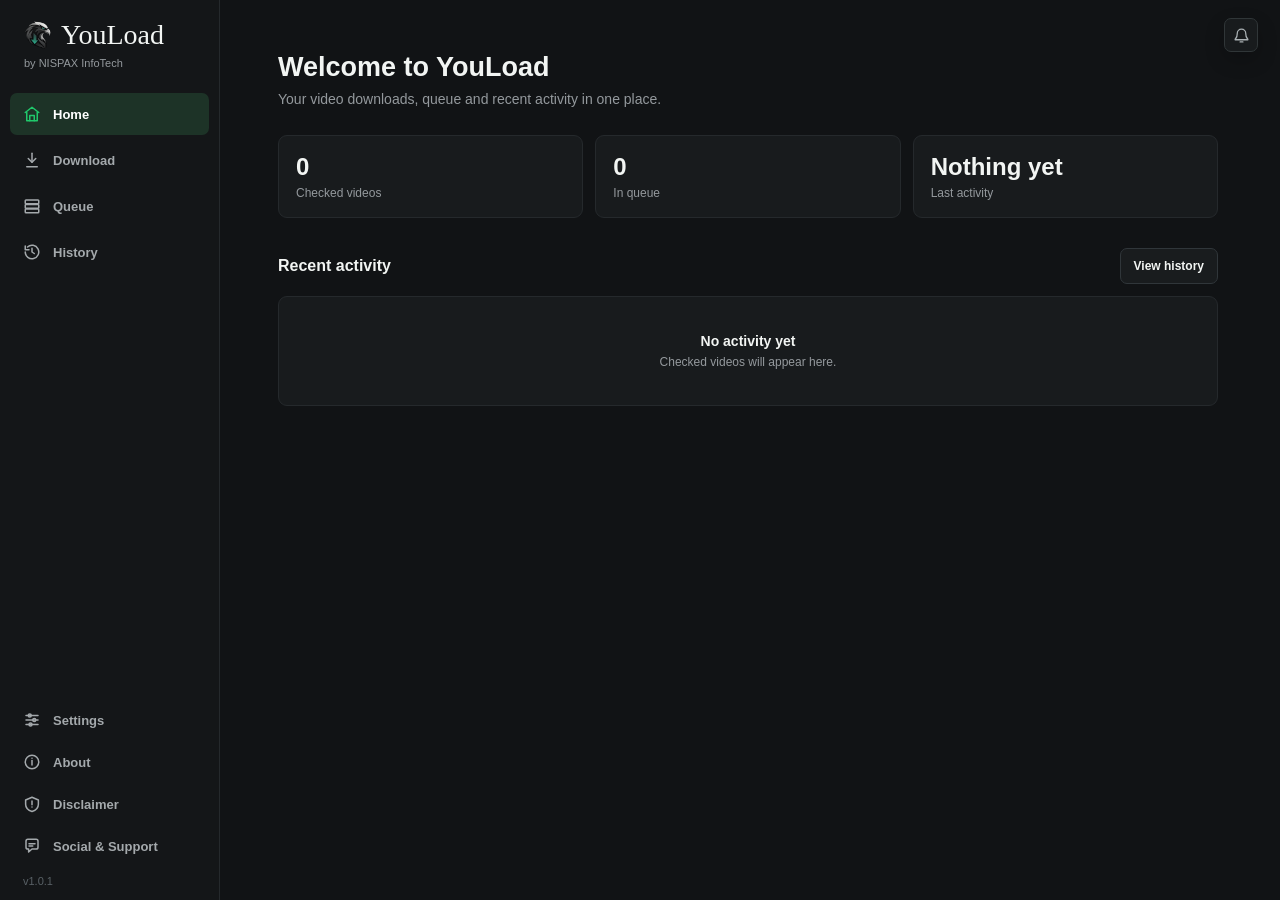
<file: ui/index.html>
<!DOCTYPE html>
<html lang="en">
<head>
    <meta charset="UTF-8">
    <meta name="viewport" content="width=device-width, initial-scale=1.0">
    <title>YouLoad</title>
    <link rel="stylesheet" href="css/style.css">
    <script src="qrc:///qtwebchannel/qwebchannel.js"></script>
</head>
<body>
    <div id="loadingScreen" class="loading-screen">
        <div class="loading-center">
            <img
                class="loading-icon"
                src="assets/youload-icon.png"
                alt="YouLoad"
            >
            <div class="loading-dots" aria-label="Loading">
                <span></span>
                <span></span>
                <span></span>
            </div>
            <div class="loading-tip-label">DID YOU KNOW</div>
            <div id="loadingMessage" class="loading-message">Loading a useful tip...</div>
        </div>
    </div>

    <div id="appShell" class="app-shell is-hidden">
        <aside class="sidebar">
            <div class="brand">
                <div class="brand-lockup">
                    <img
                        class="brand-icon"
                        src="assets/youload-icon.png"
                        alt=""
                    >
                    <div class="wordmark">YouLoad</div>
                </div>
                <div class="publisher">by NISPAX InfoTech</div>
            </div>

            <nav class="nav">
                <button class="nav-item active" data-page="home">
                    <svg class="nav-icon" viewBox="0 0 24 24" aria-hidden="true">
                        <path d="m3 10 9-7 9 7"/>
                        <path d="M5 9.5V21h14V9.5"/>
                        <path d="M9 21v-7h6v7"/>
                    </svg>
                    <span>Home</span>
                </button>
                <button class="nav-item" data-page="download">
                    <svg class="nav-icon" viewBox="0 0 24 24" aria-hidden="true">
                        <path d="M12 3v12"/>
                        <path d="m7 10 5 5 5-5"/>
                        <path d="M5 21h14"/>
                    </svg>
                    <span>Download</span>
                </button>
                <button class="nav-item" data-page="queue">
                    <svg class="nav-icon" viewBox="0 0 24 24" aria-hidden="true">
                        <rect x="3" y="4" width="18" height="5" rx="1"/>
                        <rect x="3" y="10" width="18" height="5" rx="1"/>
                        <rect x="3" y="16" width="18" height="5" rx="1"/>
                    </svg>
                    <span>Queue</span>
                </button>
                <button class="nav-item" data-page="history">
                    <svg class="nav-icon" viewBox="0 0 24 24" aria-hidden="true">
                        <path d="M3 12a9 9 0 1 0 3-6.7"/>
                        <path d="M3 4v5h5"/>
                        <path d="M12 7v5l3 2"/>
                    </svg>
                    <span>History</span>
                </button>
            </nav>

            <div class="sidebar-bottom">
                <button class="nav-item" data-page="settings">
                    <svg class="nav-icon" viewBox="0 0 24 24" aria-hidden="true">
                        <path d="M4 6h16"/>
                        <path d="M4 12h16"/>
                        <path d="M4 18h16"/>
                        <circle cx="9" cy="6" r="2"/>
                        <circle cx="15" cy="12" r="2"/>
                        <circle cx="10" cy="18" r="2"/>
                    </svg>
                    <span>Settings</span>
                </button>
                <button class="nav-item" data-page="about">
                    <svg class="nav-icon" viewBox="0 0 24 24" aria-hidden="true">
                        <circle cx="12" cy="12" r="9"/>
                        <path d="M12 10v6"/>
                        <path d="M12 7h.01"/>
                    </svg>
                    <span>About</span>
                </button>
                <button class="nav-item" data-page="disclaimer">
                    <svg class="nav-icon" viewBox="0 0 24 24" aria-hidden="true">
                        <path d="M12 3 3.5 6.7v5.6c0 4.9 3.2 8.1 8.5 9.7 5.3-1.6 8.5-4.8 8.5-9.7V6.7L12 3Z"/>
                        <path d="M12 8v5"/>
                        <path d="M12 16h.01"/>
                    </svg>
                    <span>Disclaimer</span>
                </button>
                <button class="nav-item" data-page="social">
                    <svg class="nav-icon" viewBox="0 0 24 24" aria-hidden="true">
                        <path d="M4 5.5A2.5 2.5 0 0 1 6.5 3h11A2.5 2.5 0 0 1 20 5.5v8a2.5 2.5 0 0 1-2.5 2.5H12l-4.5 4v-4h-1A2.5 2.5 0 0 1 4 13.5z"/>
                        <path d="M8 9h8M8 12h5"/>
                    </svg>
                    <span>Social &amp; Support</span>
                </button>
                <div class="app-version">v1.0.1</div>
            </div>
        </aside>

        <main class="main-content">
            <iframe id="pageFrame" class="page-frame" title="YouLoad page"></iframe>
        </main>
    </div>

    <button
        id="notificationToggle"
        class="notification-toggle is-hidden"
        type="button"
        title="Notifications"
        aria-label="Notifications"
        aria-expanded="false"
    >
        <svg viewBox="0 0 24 24" aria-hidden="true">
            <path d="M18 9a6 6 0 0 0-12 0c0 7-3 7-3 9h18c0-2-3-2-3-9"></path>
            <path d="M10 21h4"></path>
        </svg>
        <span id="notificationBadge" class="notification-badge is-hidden">0</span>
    </button>

    <section
        id="notificationPanel"
        class="notification-panel is-hidden"
        aria-live="polite"
        aria-label="Notifications"
    >
        <div class="notification-panel-header">
            <span>Notifications</span>
            <button
                id="dismissNotifications"
                class="notification-close"
                type="button"
                title="Dismiss notifications"
                aria-label="Dismiss notifications"
            >
                <svg viewBox="0 0 24 24" aria-hidden="true">
                    <path d="M6 6l12 12"></path>
                    <path d="M18 6L6 18"></path>
                </svg>
            </button>
        </div>
        <div id="notificationList" class="notification-list"></div>
    </section>

    <script src="js/app.js"></script>
</body>
</html>
</file>
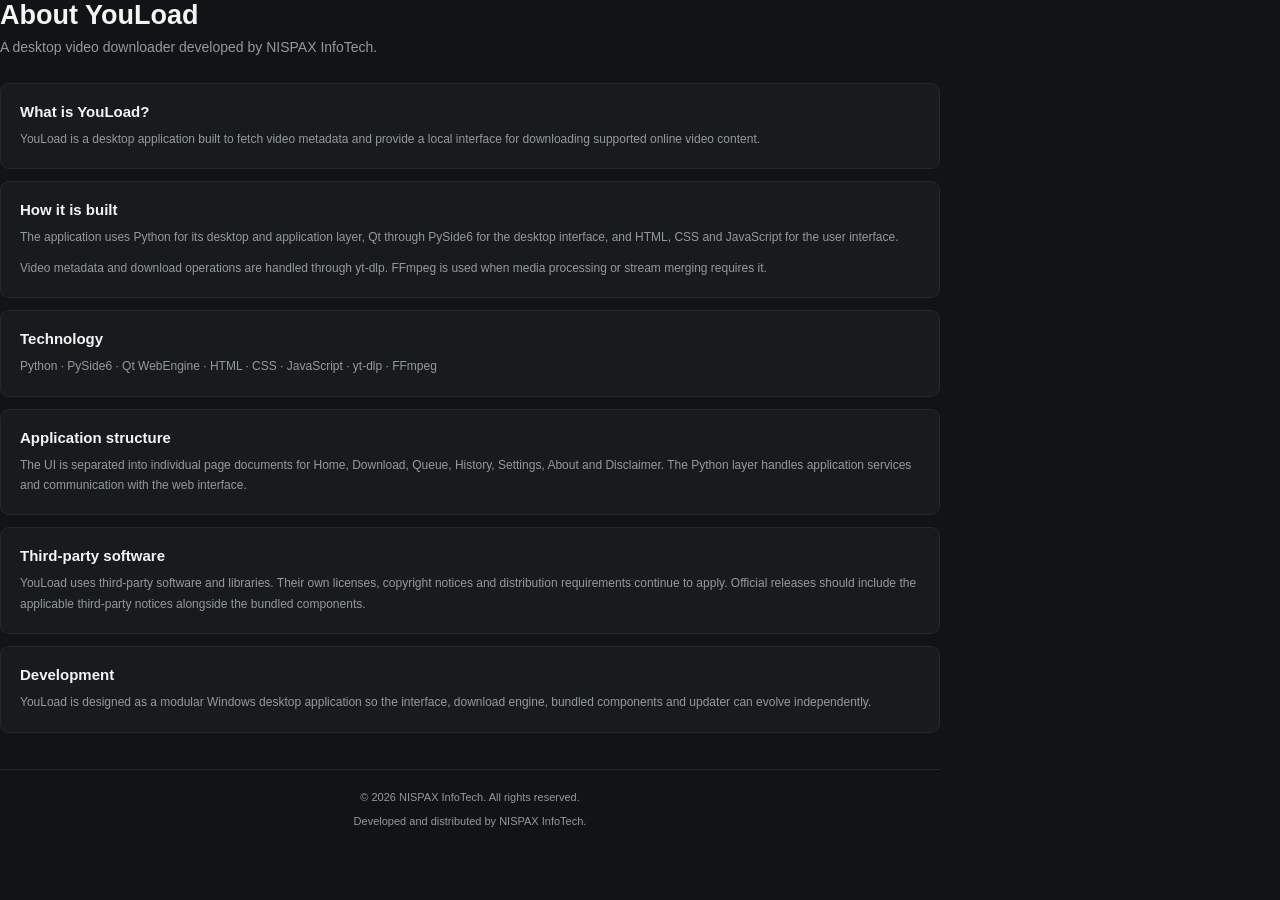
<file: ui/pages/about.html>
<!DOCTYPE html>
<html lang="en">
<head>
    <meta charset="UTF-8">
    <meta name="viewport" content="width=device-width, initial-scale=1.0">
    <title>About YouLoad</title>
    <link rel="stylesheet" href="../css/style.css">
</head>

<body>
    <section class="page-view page" data-view="about">
        <div class="page-heading">
            <h1>About YouLoad</h1>
            <p>A desktop video downloader developed by NISPAX InfoTech.</p>
        </div>

        <div class="about-group">
            <h2>What is YouLoad?</h2>
            <p>
                YouLoad is a desktop application built to fetch video
                metadata and provide a local interface for downloading
                supported online video content.
            </p>
        </div>

        <div class="about-group">
            <h2>How it is built</h2>
            <p>
                The application uses Python for its desktop and application
                layer, Qt through PySide6 for the desktop interface, and
                HTML, CSS and JavaScript for the user interface.
            </p>
            <p>
                Video metadata and download operations are handled through
                yt-dlp. FFmpeg is used when media processing or stream
                merging requires it.
            </p>
        </div>

        <div class="about-group">
            <h2>Technology</h2>
            <p>
                Python · PySide6 · Qt WebEngine · HTML · CSS · JavaScript ·
                yt-dlp · FFmpeg
            </p>
        </div>

        <div class="about-group">
            <h2>Application structure</h2>
            <p>
                The UI is separated into individual page documents for Home,
                Download, Queue, History, Settings, About and Disclaimer.
                The Python layer handles application services and
                communication with the web interface.
            </p>
        </div>

        <div class="about-group">
            <h2>Third-party software</h2>
            <p>
                YouLoad uses third-party software and libraries. Their own
                licenses, copyright notices and distribution requirements
                continue to apply. Official releases should include the
                applicable third-party notices alongside the bundled
                components.
            </p>
        </div>

        <div class="about-group">
            <h2>Development</h2>
            <p>
                YouLoad is designed as a modular Windows desktop application
                so the interface, download engine, bundled components and
                updater can evolve independently.
            </p>
        </div>

        <footer class="page-footer">
            <div>
                © <span data-current-year></span> NISPAX InfoTech.
                All rights reserved.
            </div>

            <div>
                Developed and distributed by NISPAX InfoTech.
            </div>
        </footer>
    </section>

    <script src="../js/page.js"></script>
</body>
</html>
</file>
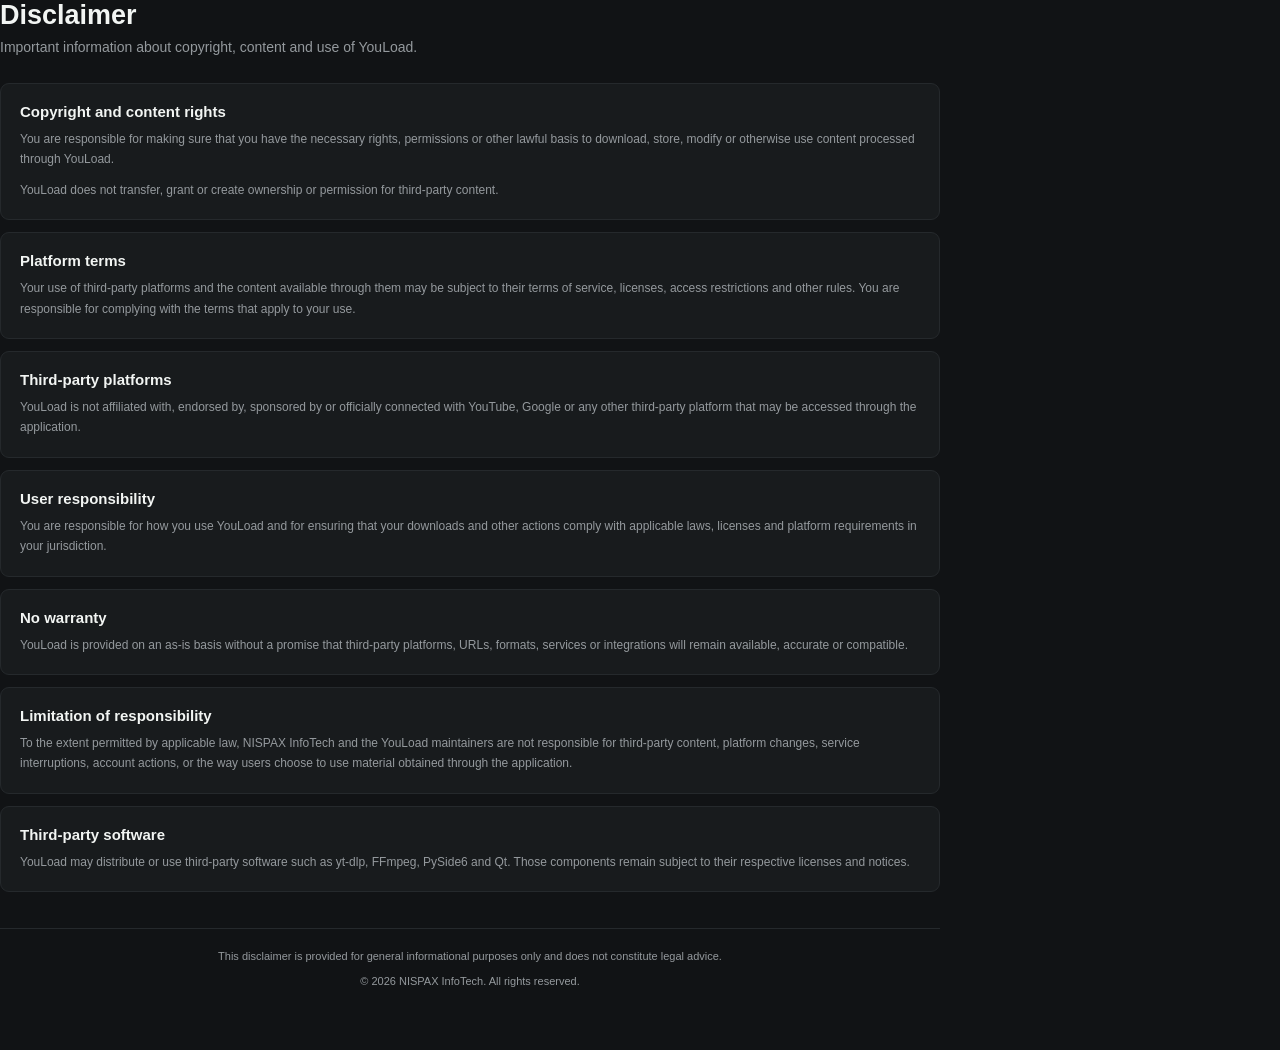
<file: ui/pages/disclaimer.html>
<!DOCTYPE html>
<html lang="en">
<head>
    <meta charset="UTF-8">
    <meta name="viewport" content="width=device-width, initial-scale=1.0">
    <title>Disclaimer</title>
    <link rel="stylesheet" href="../css/style.css">
</head>

<body>
    <section class="page-view page" data-view="disclaimer">
        <div class="page-heading">
            <h1>Disclaimer</h1>
            <p>
                Important information about copyright, content and use of
                YouLoad.
            </p>
        </div>

        <div class="about-group">
            <h2>Copyright and content rights</h2>
            <p>
                You are responsible for making sure that you have the
                necessary rights, permissions or other lawful basis to
                download, store, modify or otherwise use content processed
                through YouLoad.
            </p>
            <p>
                YouLoad does not transfer, grant or create ownership or
                permission for third-party content.
            </p>
        </div>

        <div class="about-group">
            <h2>Platform terms</h2>
            <p>
                Your use of third-party platforms and the content available
                through them may be subject to their terms of service,
                licenses, access restrictions and other rules. You are
                responsible for complying with the terms that apply to your
                use.
            </p>
        </div>

        <div class="about-group">
            <h2>Third-party platforms</h2>
            <p>
                YouLoad is not affiliated with, endorsed by, sponsored by or
                officially connected with YouTube, Google or any other
                third-party platform that may be accessed through the
                application.
            </p>
        </div>

        <div class="about-group">
            <h2>User responsibility</h2>
            <p>
                You are responsible for how you use YouLoad and for ensuring
                that your downloads and other actions comply with applicable
                laws, licenses and platform requirements in your
                jurisdiction.
            </p>
        </div>

        <div class="about-group">
            <h2>No warranty</h2>
            <p>
                YouLoad is provided on an as-is basis without a promise that
                third-party platforms, URLs, formats, services or
                integrations will remain available, accurate or compatible.
            </p>
        </div>

        <div class="about-group">
            <h2>Limitation of responsibility</h2>
            <p>
                To the extent permitted by applicable law, NISPAX InfoTech
                and the YouLoad maintainers are not responsible for
                third-party content, platform changes, service
                interruptions, account actions, or the way users choose to
                use material obtained through the application.
            </p>
        </div>

        <div class="about-group">
            <h2>Third-party software</h2>
            <p>
                YouLoad may distribute or use third-party software such as
                yt-dlp, FFmpeg, PySide6 and Qt. Those components remain
                subject to their respective licenses and notices.
            </p>
        </div>

        <footer class="page-footer">
            <div>
                This disclaimer is provided for general informational
                purposes only and does not constitute legal advice.
            </div>

            <div>
                © <span data-current-year></span> NISPAX InfoTech.
                All rights reserved.
            </div>
        </footer>
    </section>

    <script src="../js/page.js"></script>
</body>
</html>
</file>
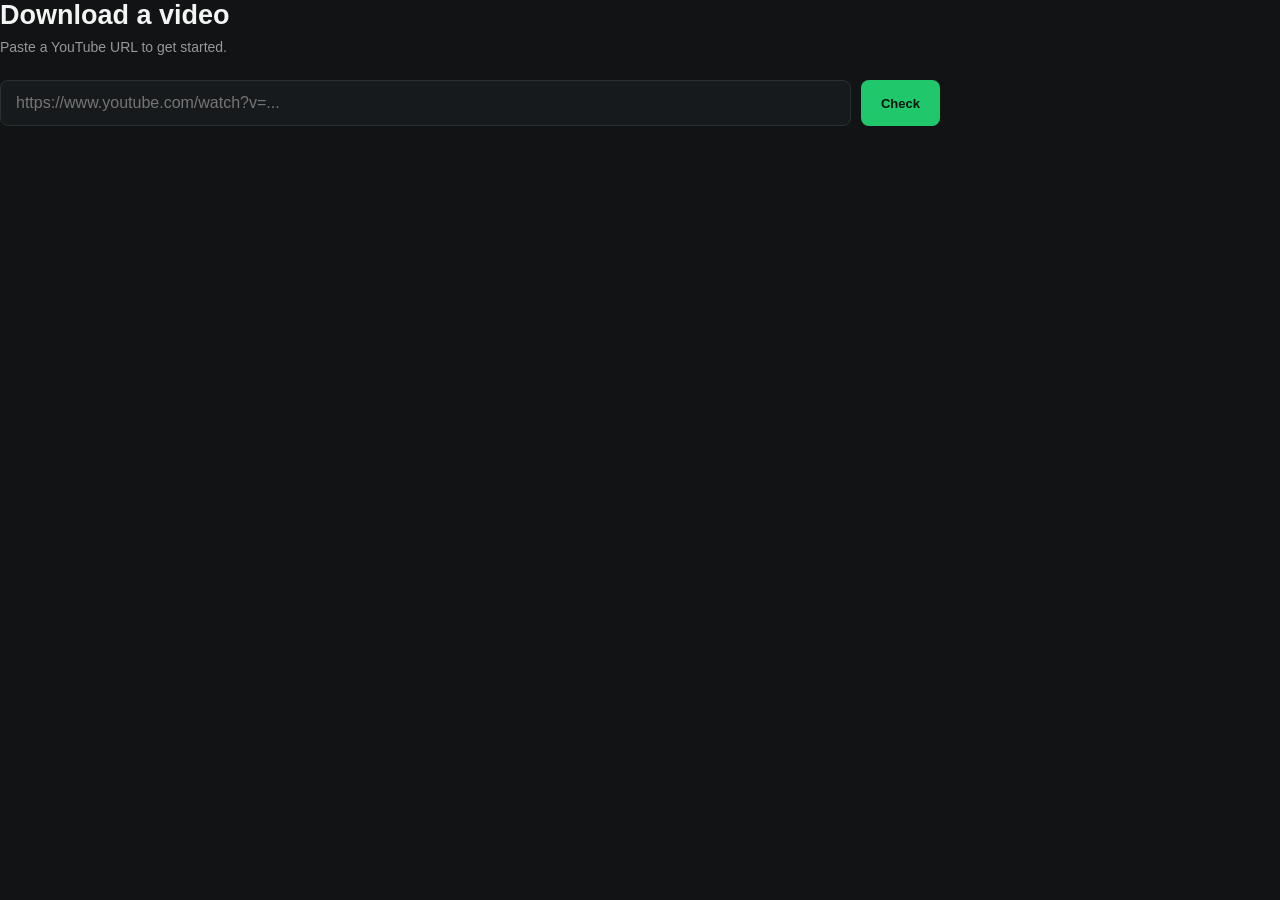
<file: ui/pages/download.html>
<!DOCTYPE html>
<html lang="en">
<head>
<meta charset="UTF-8">
<meta name="viewport" content="width=device-width, initial-scale=1.0">
<title>YouLoad</title>
<link rel="stylesheet" href="../css/style.css">
</head>
<body>
<section class="page-view page" data-view="download">
    <div class="page-heading">
        <h1>Download a video</h1>
        <p>Paste a YouTube URL to get started.</p>
    </div>

    <div class="url-row">
        <input
            id="videoUrl"
            type="text"
            placeholder="https://www.youtube.com/watch?v=..."
            autocomplete="off"
            spellcheck="false"
        >

        <button
            id="checkButton"
            class="primary-button"
            type="button"
        >
            Check
        </button>
    </div>

    <div id="urlMessage" class="url-message"></div>

    <div id="loaderView" class="loader-view is-hidden">
        <div class="spinner"></div>

        <div class="loader-title">
            Loading video
        </div>

        <div class="loader-subtitle">
            Fetching video information
        </div>
    </div>

    <div id="videoView" class="video-view is-hidden">
        <img
            id="videoThumbnail"
            class="video-thumbnail"
            alt=""
        >

        <div class="video-details">
            <h2 id="videoTitle">
                Video title
            </h2>

            <div class="video-meta">
                <span id="videoCreator">
                    Creator
                </span>

                <span>•</span>

                <span id="videoDuration">
                    Duration
                </span>
            </div>

            <div class="download-options download-options-grid">
                <div class="option-field">
                    <label for="videoQualitySelect">
                        Video quality
                    </label>

                    <select
                        id="videoQualitySelect"
                        class="quality-select"
                    >
                        <option value="">
                            Loading qualities...
                        </option>
                    </select>
                </div>

                <div class="option-field">
                    <label for="audioQualitySelect">
                        Audio quality
                    </label>

                    <select
                        id="audioQualitySelect"
                        class="quality-select"
                    >
                        <option value="">
                            Loading audio...
                        </option>
                    </select>

                    <div class="option-hint">
                        Original audio only
                    </div>
                </div>

                <div class="option-field">
                    <label>
                        Save to
                    </label>

                    <button
                        id="chooseFolderButton"
                        class="folder-button"
                        type="button"
                    >
                        <span id="downloadFolder">
                            Downloads
                        </span>
                    </button>
                </div>
            </div>

            <div class="download-actions">
                <button
                    id="audioOnlyButton"
                    class="secondary-button"
                    type="button"
                >
                    Audio only
                </button>

                <button
                    id="downloadButton"
                    class="primary-button"
                    type="button"
                    disabled
                >
                    Download
                </button>

                <button
                    id="queueButton"
                    class="secondary-button"
                    type="button"
                >
                    Add to queue
                </button>
            </div>

            <div class="download-note">
                YouLoad selects the original audio track and lets you
                choose video and audio quality independently. FFmpeg is
                used when the selected streams need to be merged.
            </div>
        </div>
    </div>

    <div
        id="downloadProgress"
        class="download-progress is-hidden"
    >
        <div class="download-progress-head">
            <span id="downloadProgressTitle">
                Downloading
            </span>

            <span id="downloadProgressPercent">
                0%
            </span>
        </div>

        <div class="progress-track">
            <div
                id="downloadProgressBar"
                class="progress-bar"
            ></div>
        </div>

        <div class="download-progress-meta">
            <span id="downloadProgressSpeed">
                Waiting
            </span>

            <span id="downloadProgressEta"></span>
        </div>

        <div class="download-progress-actions">
            <button
                id="cancelDownloadButton"
                class="secondary-button"
                type="button"
            >
                Cancel
            </button>

            <button
                id="openDownloadFolderButton"
                class="secondary-button is-hidden"
                type="button"
            >
                Open folder
            </button>
        </div>
    </div>
</section>

<script src="../js/page.js"></script>
</body>
</html>
</file>
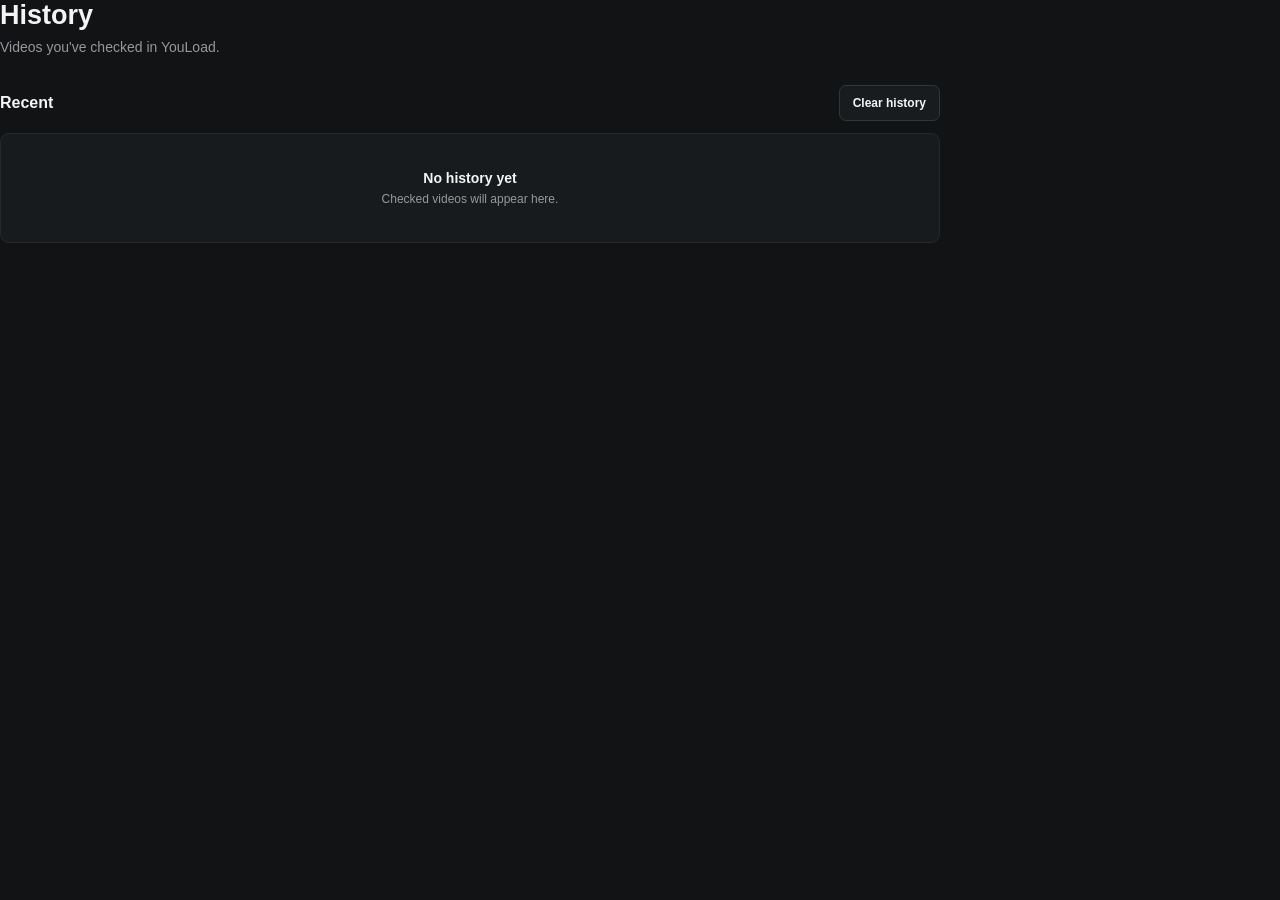
<file: ui/pages/history.html>
<!DOCTYPE html>
<html lang="en">
<head>
<meta charset="UTF-8">
<meta name="viewport" content="width=device-width, initial-scale=1.0">
<title>YouLoad</title>
<link rel="stylesheet" href="../css/style.css">
</head>
<body>
<section class="page-view page" data-view="history">
    <div class="page-heading"><h1>History</h1><p>Videos you've checked in YouLoad.</p></div>
    <div class="section-heading"><h2>Recent</h2><button id="clearHistoryButton" class="secondary-button">Clear history</button></div>
    <div id="historyList" class="list-panel empty-panel"><div class="empty-title">No history yet</div><div class="empty-subtitle">Checked videos will appear here.</div></div>
</section>
<script src="../js/page.js"></script>
</body>
</html>
</file>
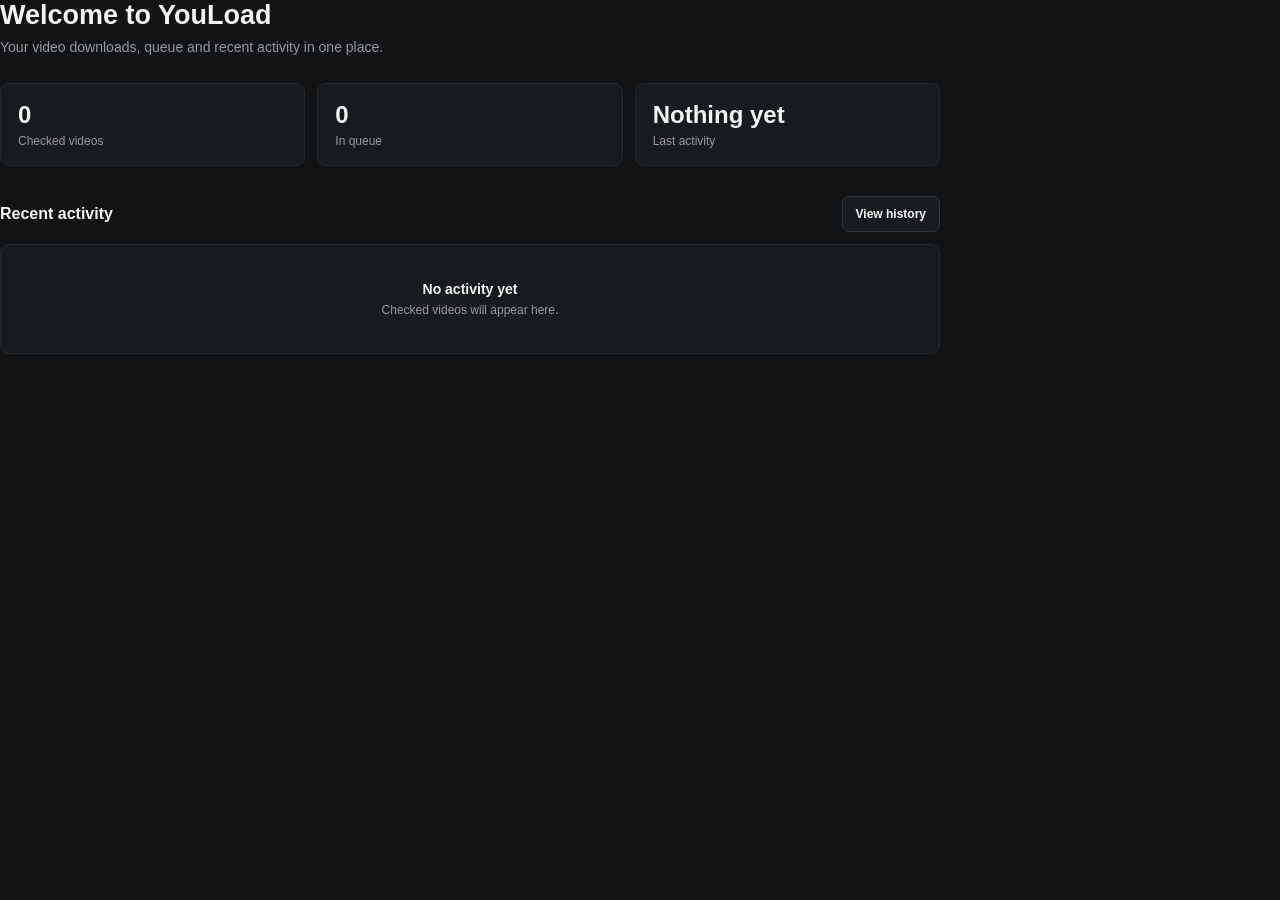
<file: ui/pages/home.html>
<!DOCTYPE html>
<html lang="en">
<head>
<meta charset="UTF-8">
<meta name="viewport" content="width=device-width, initial-scale=1.0">
<title>YouLoad</title>
<link rel="stylesheet" href="../css/style.css">
</head>
<body>
<section class="page-view page" data-view="home">
    <div class="page-heading"><h1>Welcome to YouLoad</h1><p>Your video downloads, queue and recent activity in one place.</p></div>
    <div class="dashboard-grid">
        <div class="stat-card"><div id="homeDownloadCount" class="stat-value">0</div><div class="stat-label">Checked videos</div></div>
        <div class="stat-card"><div id="homeQueueCount" class="stat-value">0</div><div class="stat-label">In queue</div></div>
        <div class="stat-card"><div id="homeLastActivity" class="stat-value">Nothing yet</div><div class="stat-label">Last activity</div></div>
    </div>
    <div class="section-heading"><h2>Recent activity</h2><button class="secondary-button" data-go-to="history">View history</button></div>
    <div id="homeRecent" class="list-panel empty-panel"><div class="empty-title">No activity yet</div><div class="empty-subtitle">Checked videos will appear here.</div></div>
</section>
<script src="../js/page.js"></script>
</body>
</html>
</file>
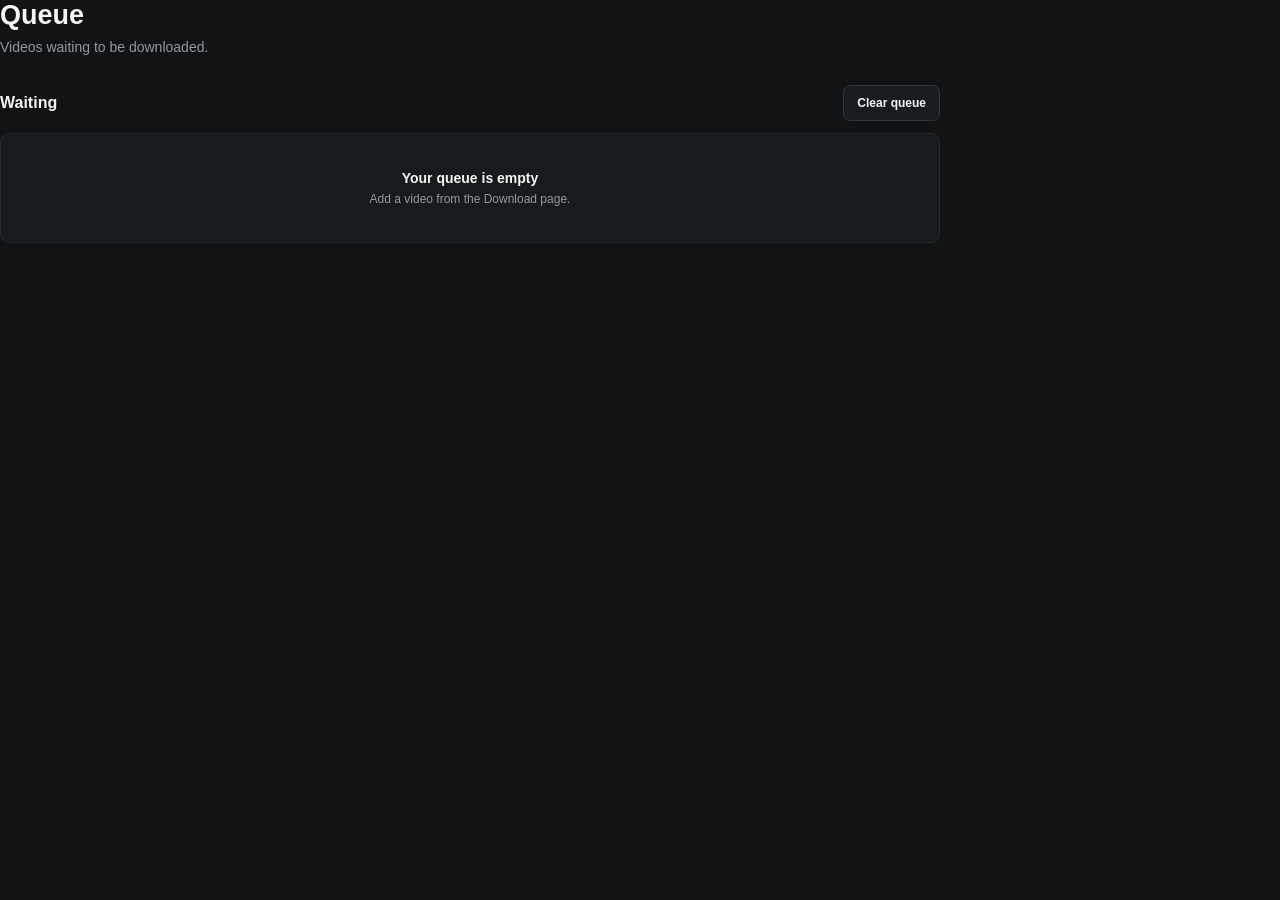
<file: ui/pages/queue.html>
<!DOCTYPE html>
<html lang="en">
<head>
<meta charset="UTF-8">
<meta name="viewport" content="width=device-width, initial-scale=1.0">
<title>YouLoad</title>
<link rel="stylesheet" href="../css/style.css">
</head>
<body>
<section class="page-view page" data-view="queue">
    <div class="page-heading"><h1>Queue</h1><p>Videos waiting to be downloaded.</p></div>
    <div class="section-heading"><h2>Waiting</h2><button id="clearQueueButton" class="secondary-button">Clear queue</button></div>
    <div id="queueList" class="list-panel empty-panel"><div class="empty-title">Your queue is empty</div><div class="empty-subtitle">Add a video from the Download page.</div></div>
</section>
<script src="../js/page.js"></script>
</body>
</html>
</file>
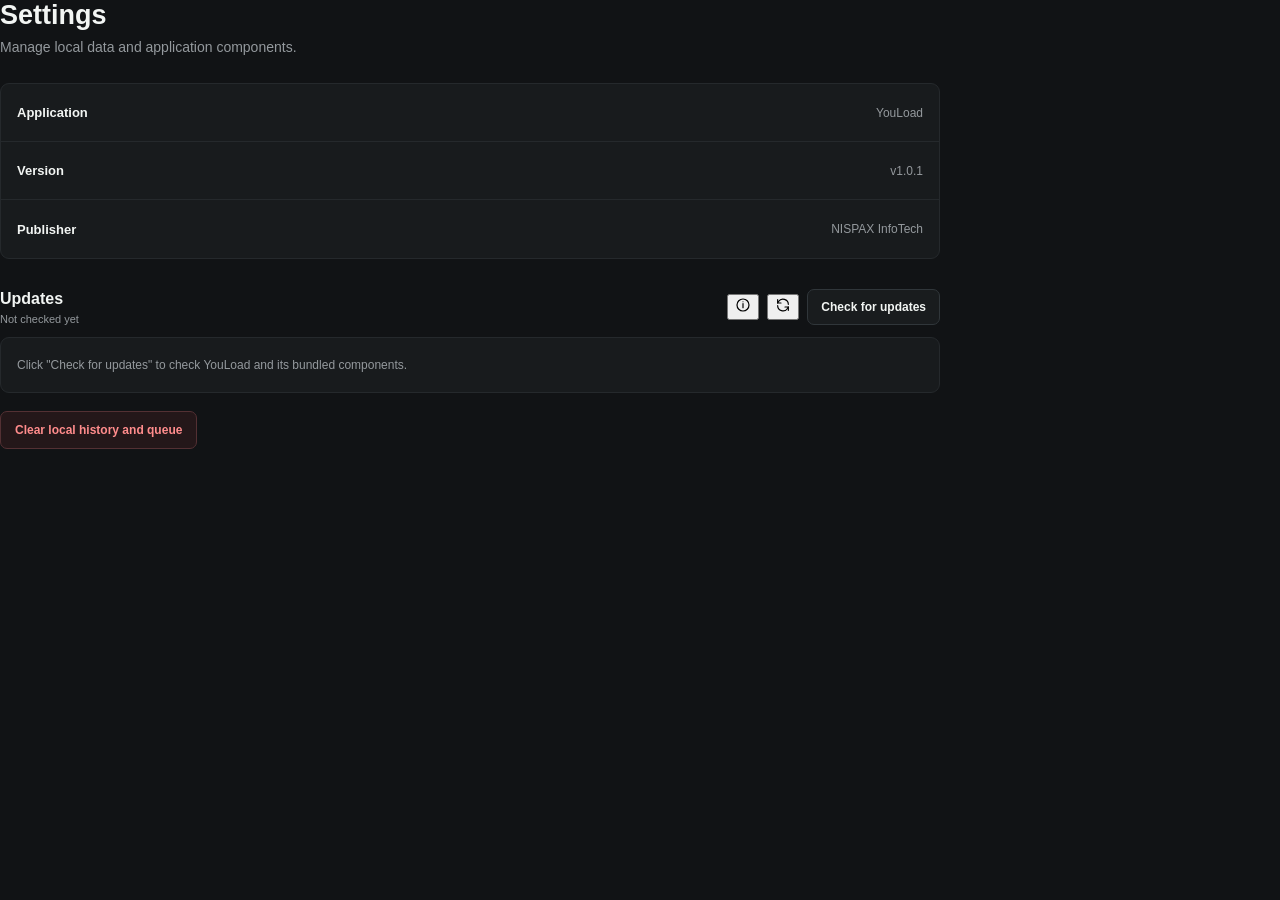
<file: ui/pages/settings.html>
<!DOCTYPE html>
<html lang="en">
<head>
<meta charset="UTF-8">
<meta name="viewport" content="width=device-width, initial-scale=1.0">
<title>YouLoad</title>
<link rel="stylesheet" href="../css/style.css">
</head>
<body>
<section class="page-view page" data-view="settings">
    <div class="page-heading">
        <h1>Settings</h1>
        <p>Manage local data and application components.</p>
    </div>

    <div class="settings-group">
        <div class="settings-row">
            <div class="settings-name">Application</div>
            <div class="settings-value">YouLoad</div>
        </div>

        <div class="settings-row">
            <div class="settings-name">Version</div>
            <div class="settings-value">v1.0.1</div>
        </div>

        <div class="settings-row">
            <div class="settings-name">Publisher</div>
            <div class="settings-value">NISPAX InfoTech</div>
        </div>
    </div>

    <div class="section-heading">
        <div>
            <h2>Updates</h2>
            <div id="updateCheckTime" class="section-note">
                Not checked yet
            </div>
        </div>

        <div class="update-header-actions">
            <button
                id="updatesInfoButton"
                class="icon-button"
                type="button"
                title="About dependencies and updates"
                aria-label="About dependencies and updates"
            >
                <svg viewBox="0 0 24 24" aria-hidden="true">
                    <circle cx="12" cy="12" r="9"></circle>
                    <path d="M12 10v6"></path>
                    <circle cx="12" cy="7" r="0.8" fill="currentColor" stroke="none"></circle>
                </svg>
            </button>

            <button
                id="refreshUpdatesButton"
                class="icon-button"
                type="button"
                title="Refresh update information"
                aria-label="Refresh update information"
            >
                <svg viewBox="0 0 24 24" aria-hidden="true">
                    <path d="M20 11a8 8 0 0 0-14.7-4.2L4 9"></path>
                    <path d="M4 4v5h5"></path>
                    <path d="M4 13a8 8 0 0 0 14.7 4.2L20 15"></path>
                    <path d="M20 20v-5h-5"></path>
                </svg>
            </button>

            <button
                id="checkUpdatesButton"
                class="secondary-button"
                type="button"
            >
                Check for updates
            </button>
        </div>
    </div>

    <div id="updateResults" class="update-results">
        <div class="update-empty">
            Click "Check for updates" to check YouLoad
            and its bundled components.
        </div>
    </div>

    <button
        id="clearAllDataButton"
        class="danger-button"
        type="button"
    >
        Clear local history and queue
    </button>
</section>

<div
    id="updatesInfoModal"
    class="info-modal is-hidden"
    aria-hidden="true"
>
    <div class="info-modal-backdrop" data-close-updates-info></div>

    <section
        class="info-modal-panel"
        role="dialog"
        aria-modal="true"
        aria-labelledby="updatesInfoTitle"
    >
        <div class="info-modal-header">
            <div>
                <h2 id="updatesInfoTitle">About dependencies</h2>
                <p>
                    What YouLoad checks and how updates are handled.
                </p>
            </div>

            <button
                id="closeUpdatesInfo"
                class="icon-button"
                type="button"
                title="Close"
                aria-label="Close"
            >
                <svg viewBox="0 0 24 24" aria-hidden="true">
                    <path d="M6 6l12 12"></path>
                    <path d="M18 6L6 18"></path>
                </svg>
            </button>
        </div>

        <div class="info-modal-body">
            <div class="dependency-info-item">
                <div class="dependency-info-name">YouLoad</div>
                <p>
                    The main application. Its releases are checked through
                    the official YouLoad GitHub repository.
                </p>
            </div>

            <div class="dependency-info-item">
                <div class="dependency-info-name">PySide6</div>
                <p>
                    Provides the Qt-based desktop application framework used
                    by YouLoad.
                </p>
            </div>

            <div class="dependency-info-item">
                <div class="dependency-info-name">PySide6 Essentials</div>
                <p>
                    Provides core Qt Python bindings and modules used by the
                    application.
                </p>
            </div>

            <div class="dependency-info-item">
                <div class="dependency-info-name">PySide6 Addons</div>
                <p>
                    Provides additional Qt modules used by the desktop
                    interface and supporting features.
                </p>
            </div>

            <div class="dependency-info-item">
                <div class="dependency-info-name">Shiboken6</div>
                <p>
                    Provides the binding support used by PySide6.
                </p>
            </div>

            <div class="dependency-info-item">
                <div class="dependency-info-name">yt-dlp</div>
                <p>
                    Handles video and media information retrieval and the
                    download layer used by YouLoad.
                </p>
            </div>

            <div class="dependency-info-item">
                <div class="dependency-info-name">FFmpeg</div>
                <p>
                    Handles media processing tasks such as stream merging
                    and format conversion when required.
                </p>
            </div>

            <div class="dependency-info-note">
                <strong>Why some updates say "Included in app update"</strong>
                <p>
                    Components such as PySide6 are part of the packaged
                    YouLoad runtime. Replacing them while YouLoad is running
                    is unsafe, so their updates are delivered with a newer
                    YouLoad release instead.
                </p>
            </div>
        </div>
    </section>
</div>

<script src="../js/page.js"></script>
</body>
</html>
</file>
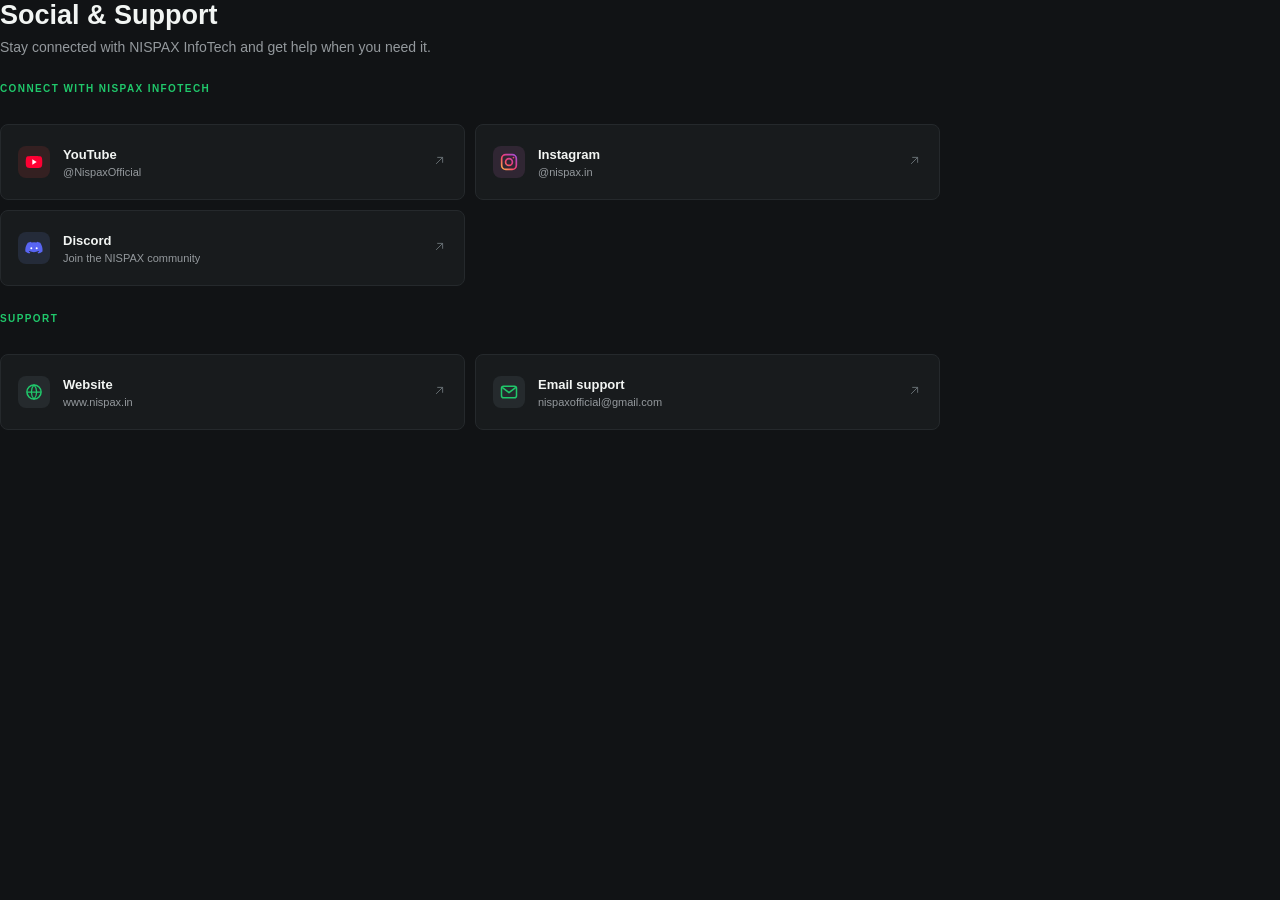
<file: ui/pages/social.html>
<!DOCTYPE html>
<html lang="en">
<head>
    <meta charset="UTF-8">
    <meta name="viewport" content="width=device-width, initial-scale=1.0">
    <title>Social &amp; Support</title>
    <link rel="stylesheet" href="../css/style.css">
</head>
<body>
    <section class="page-view page" data-view="social">
        <div class="page-heading">
            <h1>Social &amp; Support</h1>
            <p>Stay connected with NISPAX InfoTech and get help when you need it.</p>
        </div>

        <div class="social-section-label">Connect with NISPAX InfoTech</div>
        <div class="social-grid">
            <a class="social-card" href="https://youtube.com/@NispaxOfficial" data-external-url="https://youtube.com/@NispaxOfficial">
                <span class="social-card-icon social-icon-youtube" aria-hidden="true"><img src="../assets/youtube.svg" alt=""></span>
                <span><strong>YouTube</strong><small>@NispaxOfficial</small></span>
                <span class="social-card-arrow" aria-hidden="true"><svg viewBox="0 0 24 24"><path d="M7 17 17 7M9 7h8v8"/></svg></span>
            </a>
            <a class="social-card" href="https://instagram.com/nispax.in" data-external-url="https://instagram.com/nispax.in">
                <span class="social-card-icon social-icon-instagram" aria-hidden="true"><img src="../assets/instagram.svg" alt=""></span>
                <span><strong>Instagram</strong><small>@nispax.in</small></span>
                <span class="social-card-arrow" aria-hidden="true"><svg viewBox="0 0 24 24"><path d="M7 17 17 7M9 7h8v8"/></svg></span>
            </a>
            <a class="social-card" href="https://discord.gg/6HFySAMv6K" data-external-url="https://discord.gg/6HFySAMv6K">
                <span class="social-card-icon social-icon-discord" aria-hidden="true"><img src="../assets/discord.svg" alt=""></span>
                <span><strong>Discord</strong><small>Join the NISPAX community</small></span>
                <span class="social-card-arrow" aria-hidden="true"><svg viewBox="0 0 24 24"><path d="M7 17 17 7M9 7h8v8"/></svg></span>
            </a>
        </div>

        <div class="social-section-label social-section-support">Support</div>
        <div class="social-grid">
            <a class="social-card" href="https://www.nispax.in/" data-external-url="https://www.nispax.in/">
                <span class="social-card-icon" aria-hidden="true"><img src="../assets/website.svg" alt=""></span>
                <span><strong>Website</strong><small>www.nispax.in</small></span>
                <span class="social-card-arrow" aria-hidden="true"><svg viewBox="0 0 24 24"><path d="M7 17 17 7M9 7h8v8"/></svg></span>
            </a>
            <a class="social-card" href="mailto:nispaxofficial@gmail.com" data-external-url="mailto:nispaxofficial@gmail.com">
                <span class="social-card-icon" aria-hidden="true"><img src="../assets/email.svg" alt=""></span>
                <span><strong>Email support</strong><small>nispaxofficial@gmail.com</small></span>
                <span class="social-card-arrow" aria-hidden="true"><svg viewBox="0 0 24 24"><path d="M7 17 17 7M9 7h8v8"/></svg></span>
            </a>
        </div>
    </section>
    <script src="../js/page.js"></script>
</body>
</html>
</file>
<file: ui/css/style.css>
:root {
    --bg: #111315;
    --sidebar: #141618;
    --panel: #181b1d;
    --line: #25292c;
    --text: #f2f5f3;
    --muted: #94999d;
    --accent: #20c86b;
    --danger: #ff6b6b;
}

* {
    box-sizing: border-box;
}

html,
body {
    width: 100%;
    height: 100%;
    margin: 0;
    overflow: hidden;
}

body {
    background: var(--bg);
    color: var(--text);
    font-family: "Segoe UI", sans-serif;
}

button,
input {
    font: inherit;
}

.is-hidden,
.hidden {
    display: none !important;
}

/* =========================================================
   Loading
   ========================================================= */

.loading-screen {
    position: relative;
    width: 100%;
    height: 100%;
    overflow: hidden;
    display: flex;
    align-items: center;
    justify-content: center;
    background: #111214;
}

.loading-center {
    position: relative;
    z-index: 2;
    display: flex;
    flex-direction: column;
    align-items: center;
}

.loading-icon {
    width: 58px;
    height: 58px;
    object-fit: contain;
    margin-bottom: 17px;
}

.loading-dots {
    display: flex;
    align-items: center;
    justify-content: center;
    gap: 6px;
    height: 12px;
    margin-bottom: 25px;
}

.loading-dots span {
    width: 6px;
    height: 6px;
    border-radius: 50%;
    background: #f0f1f2;
    animation: loading-dot-bounce 1.1s ease-in-out infinite;
}

.loading-dots span:nth-child(2) {
    animation-delay: 0.14s;
}

.loading-dots span:nth-child(3) {
    animation-delay: 0.28s;
}

.loading-tip-label {
    margin-bottom: 10px;
    color: #f0f1f2;
    font-size: 12px;
    font-weight: 800;
    letter-spacing: 0;
    text-align: center;
}

.loading-message {
    width: min(430px, calc(100vw - 48px));
    min-height: 21px;
    color: #b9bdc3;
    font-size: 15px;
    line-height: 1.45;
    text-align: center;
    transition: opacity 0.22s ease, transform 0.22s ease;
}

.loading-message.is-changing {
    opacity: 0;
    transform: translateY(3px);
}

@keyframes loading-dot-bounce {
    0%, 60%, 100% {
        opacity: 0.4;
        transform: translateY(0);
    }
    30% {
        opacity: 1;
        transform: translateY(-4px);
    }
}

.notification-panel {
    position: fixed;
    z-index: 20;
    top: 62px;
    right: 22px;
    width: min(330px, calc(100% - 44px));
    overflow: hidden;
    border: 1px solid #303638;
    border-radius: 8px;
    background: rgba(24, 27, 29, 0.97);
    box-shadow: 0 18px 44px rgba(0, 0, 0, 0.34);
    animation: notification-in 0.22s ease-out both;
}

.notification-toggle {
    position: fixed;
    z-index: 21;
    top: 18px;
    right: 22px;
    width: 34px;
    height: 34px;
    display: grid;
    place-items: center;
    padding: 0;
    border: 1px solid #303638;
    border-radius: 7px;
    background: #181b1d;
    color: #aab1b4;
    cursor: pointer;
    box-shadow: 0 8px 20px rgba(0, 0, 0, 0.2);
}

.notification-toggle:hover,
.notification-toggle[aria-expanded="true"] {
    border-color: #454d50;
    color: #ffffff;
}

.notification-toggle svg {
    width: 17px;
    height: 17px;
    fill: none;
    stroke: currentColor;
    stroke-width: 1.8;
    stroke-linecap: round;
    stroke-linejoin: round;
}

.notification-badge {
    position: absolute;
    top: -5px;
    right: -5px;
    min-width: 16px;
    height: 16px;
    display: grid;
    place-items: center;
    padding: 0 4px;
    border: 2px solid #111214;
    border-radius: 999px;
    background: #20c86b;
    color: #07140d;
    font-size: 9px;
    font-weight: 800;
}

.notification-panel-header {
    display: flex;
    align-items: center;
    justify-content: space-between;
    padding: 13px 15px;
    border-bottom: 1px solid var(--line);
    color: #f2f5f3;
    font-size: 12px;
    font-weight: 700;
}

.notification-close {
    width: 24px;
    height: 24px;
    display: grid;
    place-items: center;
    padding: 0;
    border: 0;
    background: transparent;
    color: #8c9599;
    cursor: pointer;
}

.notification-close:hover {
    color: #ffffff;
}

.notification-close svg {
    width: 15px;
    height: 15px;
    fill: none;
    stroke: currentColor;
    stroke-width: 2;
    stroke-linecap: round;
}

.notification-list {
    display: grid;
}

.notification-item {
    display: flex;
    gap: 10px;
    padding: 13px 15px;
    color: #c6cdcf;
}

.notification-item + .notification-item {
    border-top: 1px solid #25292c;
}

.notification-dot {
    width: 7px;
    height: 7px;
    flex: 0 0 7px;
    margin-top: 4px;
    border-radius: 50%;
    background: var(--accent);
    box-shadow: 0 0 10px rgba(32, 200, 107, 0.6);
}

.notification-item strong {
    display: block;
    color: #f2f5f3;
    font-size: 12px;
}

.notification-item p {
    margin: 4px 0 0;
    color: #8f999d;
    font-size: 11px;
    line-height: 1.45;
}

.notification-empty {
    padding: 16px 15px;
    color: #8f999d;
    font-size: 11px;
}

@keyframes notification-in {
    from {
        opacity: 0;
        transform: translateY(-8px);
    }
    to {
        opacity: 1;
        transform: translateY(0);
    }
}

@keyframes loading-ring {
    0%, 100% {
        transform: scale(0.96);
        opacity: 0.72;
    }
    50% {
        transform: scale(1.04);
        opacity: 1;
    }
}

@keyframes loading-float {
    0%, 100% {
        transform: translateY(0);
    }
    50% {
        transform: translateY(-4px);
    }
}

@keyframes loading-dot {
    0%, 100% {
        opacity: 0.45;
        transform: scale(0.85);
    }
    50% {
        opacity: 1;
        transform: scale(1);
    }
}

@keyframes loading-progress {
    0% {
        transform: translateX(-160%);
    }
    100% {
        transform: translateX(420%);
    }
}

@keyframes dots {
    0% { content: ""; }
    25% { content: "."; }
    50% { content: ".."; }
    75%, 100% { content: "..."; }
}

/* =========================================================
   App shell
   ========================================================= */

.app-shell {
    display: flex;
    width: 100%;
    height: 100%;
}

.sidebar {
    width: 220px;
    flex: 0 0 220px;
    display: flex;
    flex-direction: column;
    padding: 18px 10px 13px;
    border-right: 1px solid var(--line);
    background: var(--sidebar);
}

.brand {
    padding: 3px 14px 24px;
}

.brand-lockup {
    display: flex;
    align-items: center;
    gap: 9px;
}

.brand-icon {
    width: 28px;
    height: 28px;
    flex: 0 0 28px;
    object-fit: contain;
    border-radius: 7px;
}

.wordmark {
    font-family: Jokerman, cursive;
    font-size: 28px;
    line-height: 1;
}

.publisher {
    margin-top: 8px;
    color: var(--muted);
    font-size: 11px;
}

.nav {
    display: flex;
    flex-direction: column;
    gap: 4px;
}

.nav-item {
    width: 100%;
    height: 42px;
    display: flex;
    align-items: center;
    gap: 12px;
    padding: 0 13px;
    border: 0;
    border-radius: 7px;
    background: transparent;
    color: #a4a9ac;
    cursor: pointer;
    font-size: 13px;
    font-weight: 600;
    text-align: left;
}

.nav-item:hover {
    background: #202326;
    color: #f2f3f4;
}

.nav-item.active {
    background: #1d3327;
    color: #ffffff;
}

.nav-icon {
    width: 18px;
    height: 18px;
    flex: 0 0 18px;
    fill: none;
    stroke: currentColor;
    stroke-width: 2;
    stroke-linecap: round;
    stroke-linejoin: round;
}

.nav-item.active .nav-icon {
    color: var(--accent);
}

.sidebar-bottom {
    margin-top: auto;
}

.app-version {
    margin-top: 8px;
    padding: 0 13px;
    color: #596166;
    font-size: 11px;
}

/* =========================================================
   Main content
   ========================================================= */

.main-content {
    flex: 1;
    min-width: 0;
    height: 100%;
    padding: 52px 58px;
    overflow: hidden;
}

.page-frame {
    width: 100%;
    height: 100%;
    border: 0;
    display: block;
    background: transparent;
}

.page-view {
    width: min(940px, 100%);
    min-height: 100%;
    padding-bottom: 50px;
}

.social-grid {
    display: grid;
    grid-template-columns: repeat(2, minmax(0, 1fr));
    gap: 10px;
    margin-top: 30px;
}

.social-section-label {
    margin-top: 28px;
    color: var(--accent);
    font-size: 10px;
    font-weight: 800;
    letter-spacing: 1.4px;
    text-transform: uppercase;
}

.social-section-support {
    margin-top: 27px;
}

.social-card {
    min-height: 76px;
    display: flex;
    align-items: center;
    gap: 13px;
    padding: 15px 17px;
    border: 1px solid var(--line);
    border-radius: 8px;
    background: #181b1d;
    color: var(--text);
    text-decoration: none;
    transition: border-color 0.18s ease, background 0.18s ease, transform 0.18s ease;
}

.social-card:hover {
    border-color: #3b4548;
    background: #1c2022;
    transform: translateY(-2px);
}

.social-card > span:nth-child(2) {
    min-width: 0;
    display: grid;
    gap: 4px;
}

.social-card strong {
    font-size: 13px;
}

.social-card small {
    overflow: hidden;
    color: var(--muted);
    font-size: 11px;
    text-overflow: ellipsis;
    white-space: nowrap;
}

.social-card-icon {
    width: 32px;
    height: 32px;
    flex: 0 0 32px;
    display: grid;
    place-items: center;
    border-radius: 8px;
    background: #252a2d;
    color: #f2f5f3;
}

.social-card-icon svg {
    width: 18px;
    height: 18px;
    fill: none;
    stroke: currentColor;
    stroke-linecap: round;
    stroke-linejoin: round;
    stroke-width: 1.7;
}

.social-card-icon img {
    width: 20px;
    height: 20px;
    display: block;
    object-fit: contain;
}

.social-card-icon .icon-fill {
    fill: currentColor;
    stroke: none;
}

.social-icon-youtube {
    background: #342021;
    color: #ff6b6b;
    font-size: 13px;
}

.social-icon-instagram {
    background: #302633;
    color: #e3a9d3;
}

.social-icon-discord {
    background: #242b39;
    color: #9bb5e8;
    font-size: 22px;
}

.social-card-arrow {
    margin-left: auto;
    color: #697276;
}

.social-card-arrow svg {
    width: 15px;
    height: 15px;
    fill: none;
    stroke: currentColor;
    stroke-linecap: round;
    stroke-linejoin: round;
    stroke-width: 1.5;
}

/* =========================================================
   Page scrollbar
   ========================================================= */

body:has(.page-view) {
    overflow-x: hidden;
    overflow-y: auto;

    scrollbar-width: thin;
    scrollbar-color: rgba(110, 120, 120, 0.38) transparent;
}

body:has(.page-view)::-webkit-scrollbar {
    width: 6px;
}

body:has(.page-view)::-webkit-scrollbar-track {
    background: transparent;
}

body:has(.page-view)::-webkit-scrollbar-thumb {
    background: rgba(110, 120, 120, 0.38);
    border-radius: 999px;
}

body:has(.page-view)::-webkit-scrollbar-thumb:hover {
    background: var(--accent);
}

body:has(.page-view)::-webkit-scrollbar-button {
    display: none;
    width: 0;
    height: 0;
}

/* =========================================================
   Typography
   ========================================================= */

.page-heading h1 {
    margin: 0;
    font-size: 27px;
    font-weight: 600;
}

.page-heading p {
    margin: 8px 0 25px;
    color: var(--muted);
    font-size: 14px;
}

/* =========================================================
   Buttons
   ========================================================= */

.primary-button {
    height: 46px;
    padding: 0 20px;
    border: 0;
    border-radius: 8px;
    background: var(--accent);
    color: #07150d;
    cursor: pointer;
    font-size: 13px;
    font-weight: 700;
}

.primary-button:hover {
    filter: brightness(1.04);
}

.primary-button:disabled {
    opacity: 0.5;
    cursor: default;
    filter: none;
}

.secondary-button {
    height: 36px;
    padding: 0 13px;
    border: 1px solid #30363a;
    border-radius: 7px;
    background: #191c1e;
    color: var(--text);
    cursor: pointer;
    font-size: 12px;
    font-weight: 600;
}

.secondary-button:hover {
    background: #212528;
}

/* =========================================================
   Download
   ========================================================= */

.url-row {
    display: flex;
    gap: 10px;
}

.url-row input {
    flex: 1;
    min-width: 0;
    height: 46px;
    padding: 0 15px;
    border: 1px solid #2a2f32;
    border-radius: 8px;
    outline: none;
    background: #171a1c;
    color: var(--text);
}

.url-row input:focus {
    border-color: #355b45;
}

.url-message {
    min-height: 22px;
    margin-top: 9px;
    color: var(--muted);
    font-size: 12px;
}

.loader-view {
    width: 100%;
    padding: 85px 20px;
    text-align: center;
}

.spinner {
    width: 28px;
    height: 28px;
    margin: 0 auto 17px;
    border: 3px solid #2a3032;
    border-top-color: var(--accent);
    border-radius: 50%;
    animation: spin 0.8s linear infinite;
}

@keyframes spin {
    to {
        transform: rotate(360deg);
    }
}

.loader-title {
    font-size: 15px;
    font-weight: 600;
}

.loader-subtitle {
    margin-top: 7px;
    color: var(--muted);
    font-size: 12px;
}

.video-view {
    display: flex;
    gap: 22px;
    margin-top: 26px;
    padding: 16px;
    border: 1px solid var(--line);
    border-radius: 10px;
    background: var(--panel);
}

.video-thumbnail {
    width: 260px;
    height: 146px;
    flex: 0 0 260px;
    object-fit: cover;
    border-radius: 7px;
    background: #0c0d0e;
}

.video-details {
    flex: 1;
    min-width: 0;
    padding-top: 6px;
}

.video-details h2 {
    display: block;
    margin: 0 0 10px;
    color: var(--text);
    font-size: 20px;
    line-height: 1.3;
    font-weight: 600;
}

.video-meta {
    display: flex;
    gap: 8px;
    margin-top: 11px;
    color: var(--muted);
    font-size: 13px;
}

.loaded-message {
    margin-top: 22px;
    color: var(--accent);
    font-size: 12px;
}

.download-actions {
    display: flex;
    gap: 9px;
    margin-top: 22px;
}

.download-note {
    margin-top: 10px;
    color: var(--muted);
    font-size: 11px;
}

/* =========================================================
   Dashboard
   ========================================================= */

.dashboard-grid {
    display: grid;
    grid-template-columns: repeat(3, minmax(0, 1fr));
    gap: 12px;
    margin-top: 28px;
}

.stat-card {
    padding: 17px;
    border: 1px solid var(--line);
    border-radius: 9px;
    background: var(--panel);
}

.stat-value {
    font-size: 24px;
    font-weight: 600;
}

.stat-label {
    margin-top: 5px;
    color: var(--muted);
    font-size: 12px;
}

/* =========================================================
   Lists
   ========================================================= */

.section-heading {
    display: flex;
    align-items: center;
    justify-content: space-between;
    gap: 16px;
    margin: 30px 0 12px;
}

.section-heading h2 {
    margin: 0;
    font-size: 16px;
    font-weight: 600;
}

.section-note {
    margin-top: 5px;
    color: var(--muted);
    font-size: 11px;
}

.list-panel {
    border: 1px solid var(--line);
    border-radius: 9px;
    overflow: hidden;
    background: var(--panel);
}

.list-item {
    display: flex;
    align-items: center;
    gap: 14px;
    min-height: 82px;
    padding: 12px 14px;
    border-bottom: 1px solid var(--line);
}

.list-item:last-child {
    border-bottom: 0;
}

.list-thumb {
    width: 100px;
    height: 56px;
    flex: 0 0 100px;
    object-fit: cover;
    border-radius: 5px;
    background: #0c0d0e;
}

.list-content {
    flex: 1;
    min-width: 0;
}

.list-title {
    overflow: hidden;
    color: var(--text);
    font-size: 13px;
    font-weight: 600;
    text-overflow: ellipsis;
    white-space: nowrap;
}

.list-meta {
    margin-top: 5px;
    color: var(--muted);
    font-size: 11px;
}

.list-action {
    height: 32px;
    padding: 0 10px;
    border: 1px solid #30363a;
    border-radius: 6px;
    background: transparent;
    color: #aeb4b8;
    cursor: pointer;
    font-size: 11px;
}

.list-action:hover {
    color: #ffffff;
    background: #232729;
}

.empty-panel {
    padding: 36px 20px;
    text-align: center;
}

.empty-title {
    font-size: 14px;
    font-weight: 600;
}

.empty-subtitle {
    margin-top: 6px;
    color: var(--muted);
    font-size: 12px;
}

/* =========================================================
   Settings
   ========================================================= */

.settings-group,
.about-group {
    margin-top: 28px;
    border: 1px solid var(--line);
    border-radius: 9px;
    background: var(--panel);
}

.settings-row {
    display: flex;
    align-items: center;
    justify-content: space-between;
    min-height: 58px;
    padding: 0 16px;
    border-bottom: 1px solid var(--line);
    gap: 20px;
}

.settings-row:last-child {
    border-bottom: 0;
}

.settings-name {
    font-size: 13px;
    font-weight: 600;
}

.settings-value {
    color: var(--muted);
    font-size: 12px;
    text-align: right;
}

.danger-button {
    margin-top: 18px;
    height: 38px;
    padding: 0 14px;
    border: 1px solid #533033;
    border-radius: 7px;
    background: #241719;
    color: #ff8c8c;
    cursor: pointer;
    font-size: 12px;
    font-weight: 600;
}

.update-results {
    border: 1px solid var(--line);
    border-radius: 9px;
    overflow: hidden;
    background: var(--panel);
}

.update-empty {
    padding: 20px 16px;
    color: var(--muted);
    font-size: 12px;
}

/* =========================================================
   About / Disclaimer
   ========================================================= */

.about-group {
    padding: 19px;
}

.about-group + .about-group {
    margin-top: 12px;
}

.about-group h2 {
    margin: 0 0 9px;
    font-size: 15px;
    font-weight: 600;
}

.about-group p {
    margin: 0;
    color: var(--muted);
    font-size: 12px;
    line-height: 1.7;
}

.about-group p + p {
    margin-top: 10px;
}

.about-footer {
    margin-top: 25px;
    margin-bottom: 20px;
    padding-top: 18px;
    border-top: 1px solid var(--line);
    color: var(--muted);
    font-size: 11px;
    line-height: 1.6;
}

.page-footer {
    display: flex;
    flex-direction: column;
    align-items: center;
    justify-content: center;
    gap: 6px;
    margin-top: 36px;
    padding: 18px 0 10px;
    border-top: 1px solid var(--line);
    color: var(--muted);
    font-size: 11px;
    line-height: 1.7;
    text-align: center;
    background: transparent;
}

.page-footer div {
    margin: 0;
}

/* =========================================================
   Responsive
   ========================================================= */

@media (max-width: 760px) {
    .dashboard-grid {
        grid-template-columns: 1fr;
    }

    .main-content {
        padding: 32px 24px;
    }

    .video-view {
        flex-direction: column;
    }

    .video-thumbnail {
        width: 100%;
        height: auto;
        aspect-ratio: 16 / 9;
        flex-basis: auto;
    }

    .page-footer {
        margin-top: 34px;
        padding: 20px 0 28px;
    }

    .page-footer div + div {
        margin-top: 5px;
    }
}

/* =========================================================
   Updater
   ========================================================= */

.update-results {
    border: 1px solid var(--line);
    border-radius: 9px;
    overflow: hidden;
    background: var(--panel);
}

.update-row {
    display: grid;
    grid-template-columns: minmax(180px, 1fr) auto auto auto;
    align-items: center;
    gap: 18px;
    min-height: 70px;
    padding: 12px 16px;
    border-bottom: 1px solid var(--line);
}

.update-row:last-child {
    border-bottom: 0;
}

.update-name {
    color: var(--text);
    font-size: 13px;
    font-weight: 600;
}

.update-source {
    margin-top: 4px;
    color: var(--muted);
    font-size: 10px;
}

.update-version {
    color: var(--muted);
    font-size: 11px;
    white-space: nowrap;
}

.update-arrow {
    margin: 0 5px;
    color: #596166;
}

.update-status {
    min-width: 106px;
    text-align: right;
    font-size: 11px;
    font-weight: 600;
}

.update-status-ok {
    color: var(--accent);
}

.update-status-update {
    color: #e7b83e;
}

.update-status-missing {
    color: var(--danger);
}

.update-status-muted {
    color: var(--muted);
}

.update-action {
    height: 32px;
    padding: 0 11px;
    border: 1px solid #30363a;
    border-radius: 6px;
    background: #191c1e;
    color: var(--text);
    cursor: pointer;
    font-size: 11px;
    font-weight: 600;
}

.update-action:hover {
    background: #212528;
}

.update-action:disabled {
    opacity: 0.45;
    cursor: default;
}

.update-empty {
    padding: 20px 16px;
    color: var(--muted);
    font-size: 12px;
}

.update-error {
    color: var(--danger);
}

@media (max-width: 900px) {
    .update-row {
        grid-template-columns: 1fr auto;
    }

    .update-version,
    .update-status {
        text-align: left;
    }
}


.update-header-actions {
    display: flex;
    align-items: center;
    gap: 8px;
}

.icon-button svg {
    width: 16px;
    height: 16px;
    fill: none;
    stroke: currentColor;
    stroke-width: 1.8;
    stroke-linecap: round;
    stroke-linejoin: round;
}

.info-modal {
    position: fixed;
    inset: 0;
    z-index: 1000;
    display: flex;
    align-items: center;
    justify-content: center;
    padding: 24px;
}

.info-modal-backdrop {
    position: absolute;
    inset: 0;
    background: rgba(0, 0, 0, 0.58);
}

.info-modal-panel {
    position: relative;
    width: min(620px, 100%);
    max-height: min(720px, 88vh);
    overflow: auto;
    border: 1px solid #2c3235;
    border-radius: 10px;
    background: #171a1c;
    box-shadow: 0 18px 50px rgba(0, 0, 0, 0.45);
}

.info-modal-panel::-webkit-scrollbar {
    width: 5px;
}

.info-modal-panel::-webkit-scrollbar-track {
    background: transparent;
}

.info-modal-panel::-webkit-scrollbar-thumb {
    background: rgba(110, 120, 120, 0.28);
    border-radius: 999px;
}

.info-modal-panel::-webkit-scrollbar-thumb:hover {
    background: var(--accent);
}

.info-modal-header {
    display: flex;
    align-items: flex-start;
    justify-content: space-between;
    gap: 18px;
    padding: 20px 20px 16px;
    border-bottom: 1px solid var(--line);
}

.info-modal-header h2 {
    margin: 0;
    font-size: 17px;
    font-weight: 600;
}

.info-modal-header p {
    margin: 6px 0 0;
    color: var(--muted);
    font-size: 12px;
    line-height: 1.5;
}

.info-modal-body {
    padding: 6px 20px 20px;
}

.dependency-info-item {
    padding: 15px 0;
    border-bottom: 1px solid var(--line);
}

.dependency-info-name {
    color: var(--text);
    font-size: 13px;
    font-weight: 600;
}

.dependency-info-item p {
    margin: 6px 0 0;
    color: var(--muted);
    font-size: 12px;
    line-height: 1.65;
}

.dependency-info-note {
    margin-top: 16px;
    padding: 14px;
    border: 1px solid #30363a;
    border-radius: 8px;
    background: #191c1e;
}

.dependency-info-note strong {
    color: var(--text);
    font-size: 12px;
}

.dependency-info-note p {
    margin: 7px 0 0;
    color: var(--muted);
    font-size: 11px;
    line-height: 1.65;
}


/* =========================================================
   Downloader controls
   ========================================================= */

.download-options {
    display: grid;
    grid-template-columns: minmax(0, 1.25fr) minmax(220px, 1fr);
    gap: 10px;
    margin-top: 22px;
}

.option-field {
    min-width: 0;
}

.option-field label {
    display: block;
    margin-bottom: 7px;
    color: var(--muted);
    font-size: 11px;
    font-weight: 600;
}

.option-field select,
.folder-button {
    width: 100%;
    height: 40px;
    border: 1px solid #2d3336;
    border-radius: 7px;
    background: #151819;
    color: var(--text);
    font-size: 12px;
}

.option-field select {
    padding: 0 11px;
    outline: none;
}

.option-field select:focus {
    border-color: #355b45;
}

.folder-button {
    display: block;
    padding: 0 11px;
    overflow: hidden;
    cursor: pointer;
    text-align: left;
    text-overflow: ellipsis;
    white-space: nowrap;
}

.folder-button:hover {
    background: #1d2022;
}

.download-progress {
    margin-top: 16px;
    padding: 14px 16px;
    border: 1px solid var(--line);
    border-radius: 9px;
    background: var(--panel);
}

.download-progress-head {
    display: flex;
    align-items: center;
    justify-content: space-between;
    gap: 12px;
    font-size: 12px;
    font-weight: 600;
}

.progress-track {
    width: 100%;
    height: 6px;
    margin-top: 11px;
    overflow: hidden;
    border-radius: 999px;
    background: #24292b;
}

.progress-bar {
    width: 0;
    height: 100%;
    border-radius: inherit;
    background: var(--accent);
    transition: width 0.2s ease;
}

.download-progress-meta {
    display: flex;
    justify-content: space-between;
    gap: 12px;
    margin-top: 8px;
    color: var(--muted);
    font-size: 11px;
}

.download-progress-actions {
    display: flex;
    justify-content: flex-end;
    gap: 8px;
    margin-top: 13px;
}

@media (max-width: 800px) {
    .download-options {
        grid-template-columns: 1fr;
    }
}


.download-options-grid {
    display: grid;
    grid-template-columns: minmax(0, 1fr) minmax(0, 1fr);
    gap: 12px;
    margin-top: 22px;
}

.download-options-grid .option-field:last-child {
    grid-column: 1 / -1;
}

.option-field {
    min-width: 0;
}

.option-field label {
    display: block;
    margin-bottom: 7px;
    color: #aeb4b8;
    font-size: 11px;
    font-weight: 600;
}

.quality-select,
.folder-button {
    width: 100%;
    min-height: 40px;
    border: 1px solid #30363a;
    border-radius: 7px;
    background: #191c1e;
    color: var(--text);
    font-size: 12px;
}

.quality-select {
    padding: 0 11px;
    outline: none;
}

.quality-select:focus {
    border-color: #355b45;
}

.folder-button {
    padding: 0 12px;
    cursor: pointer;
    text-align: left;
}

.folder-button:hover {
    background: #212528;
}

.quality-select:disabled,
.folder-button:disabled {
    opacity: 0.5;
    cursor: default;
}

.option-hint {
    margin-top: 6px;
    color: #62696d;
    font-size: 10px;
}

@media (max-width: 760px) {
    .download-options-grid {
        grid-template-columns: 1fr;
    }

    .download-options-grid .option-field:last-child {
        grid-column: auto;
    }
}
</file>
